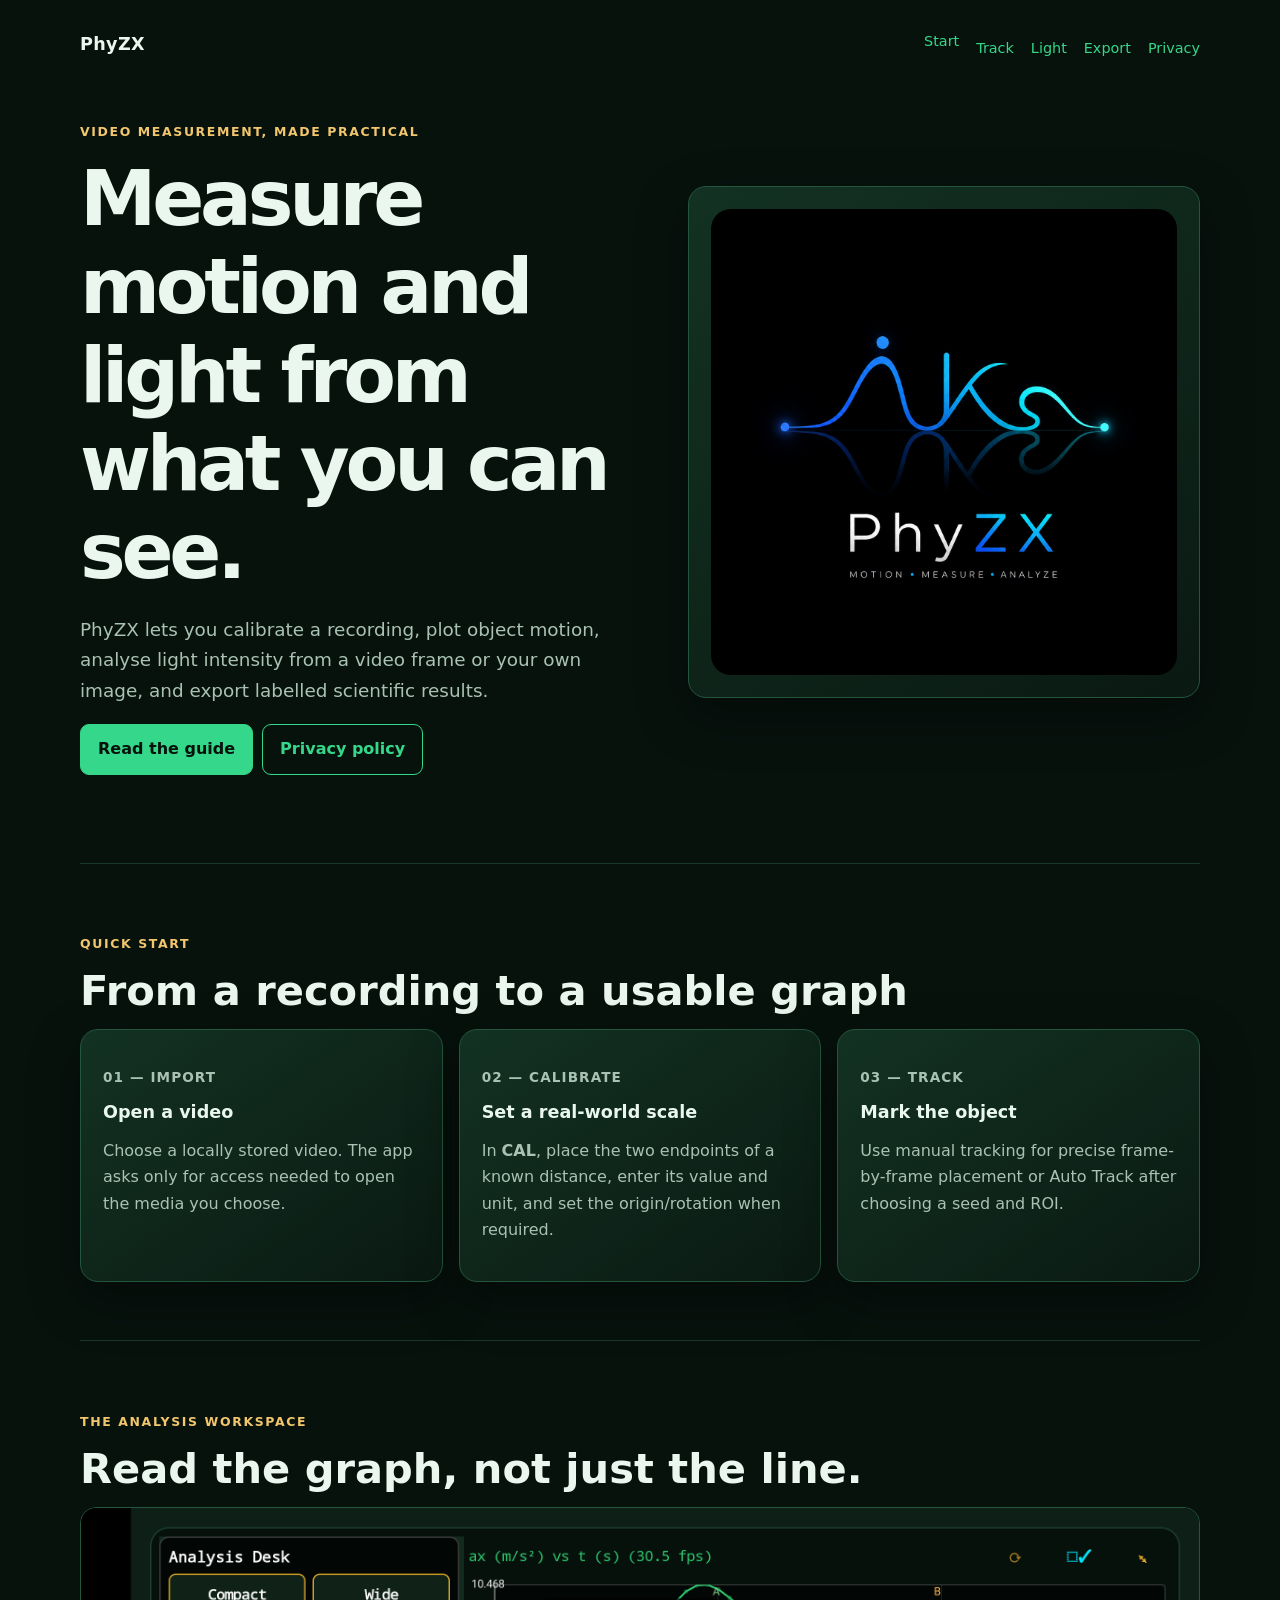
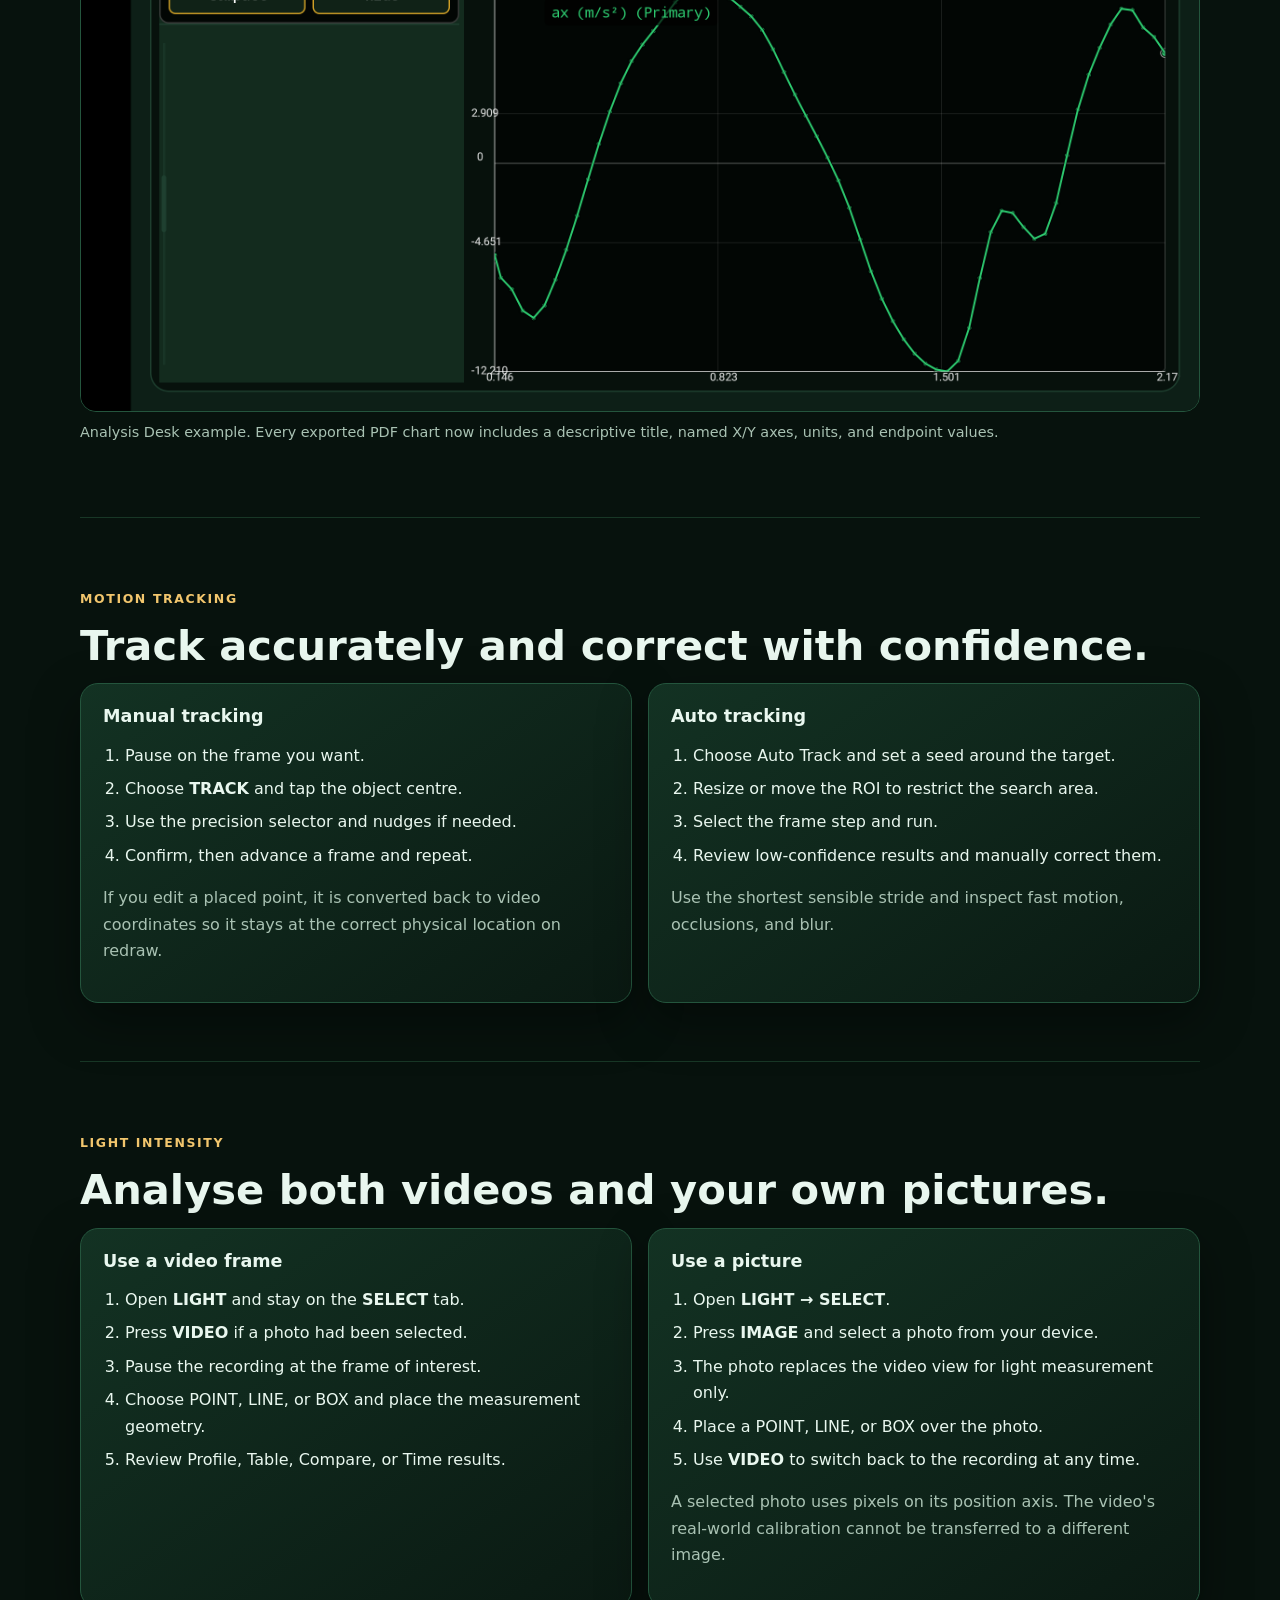
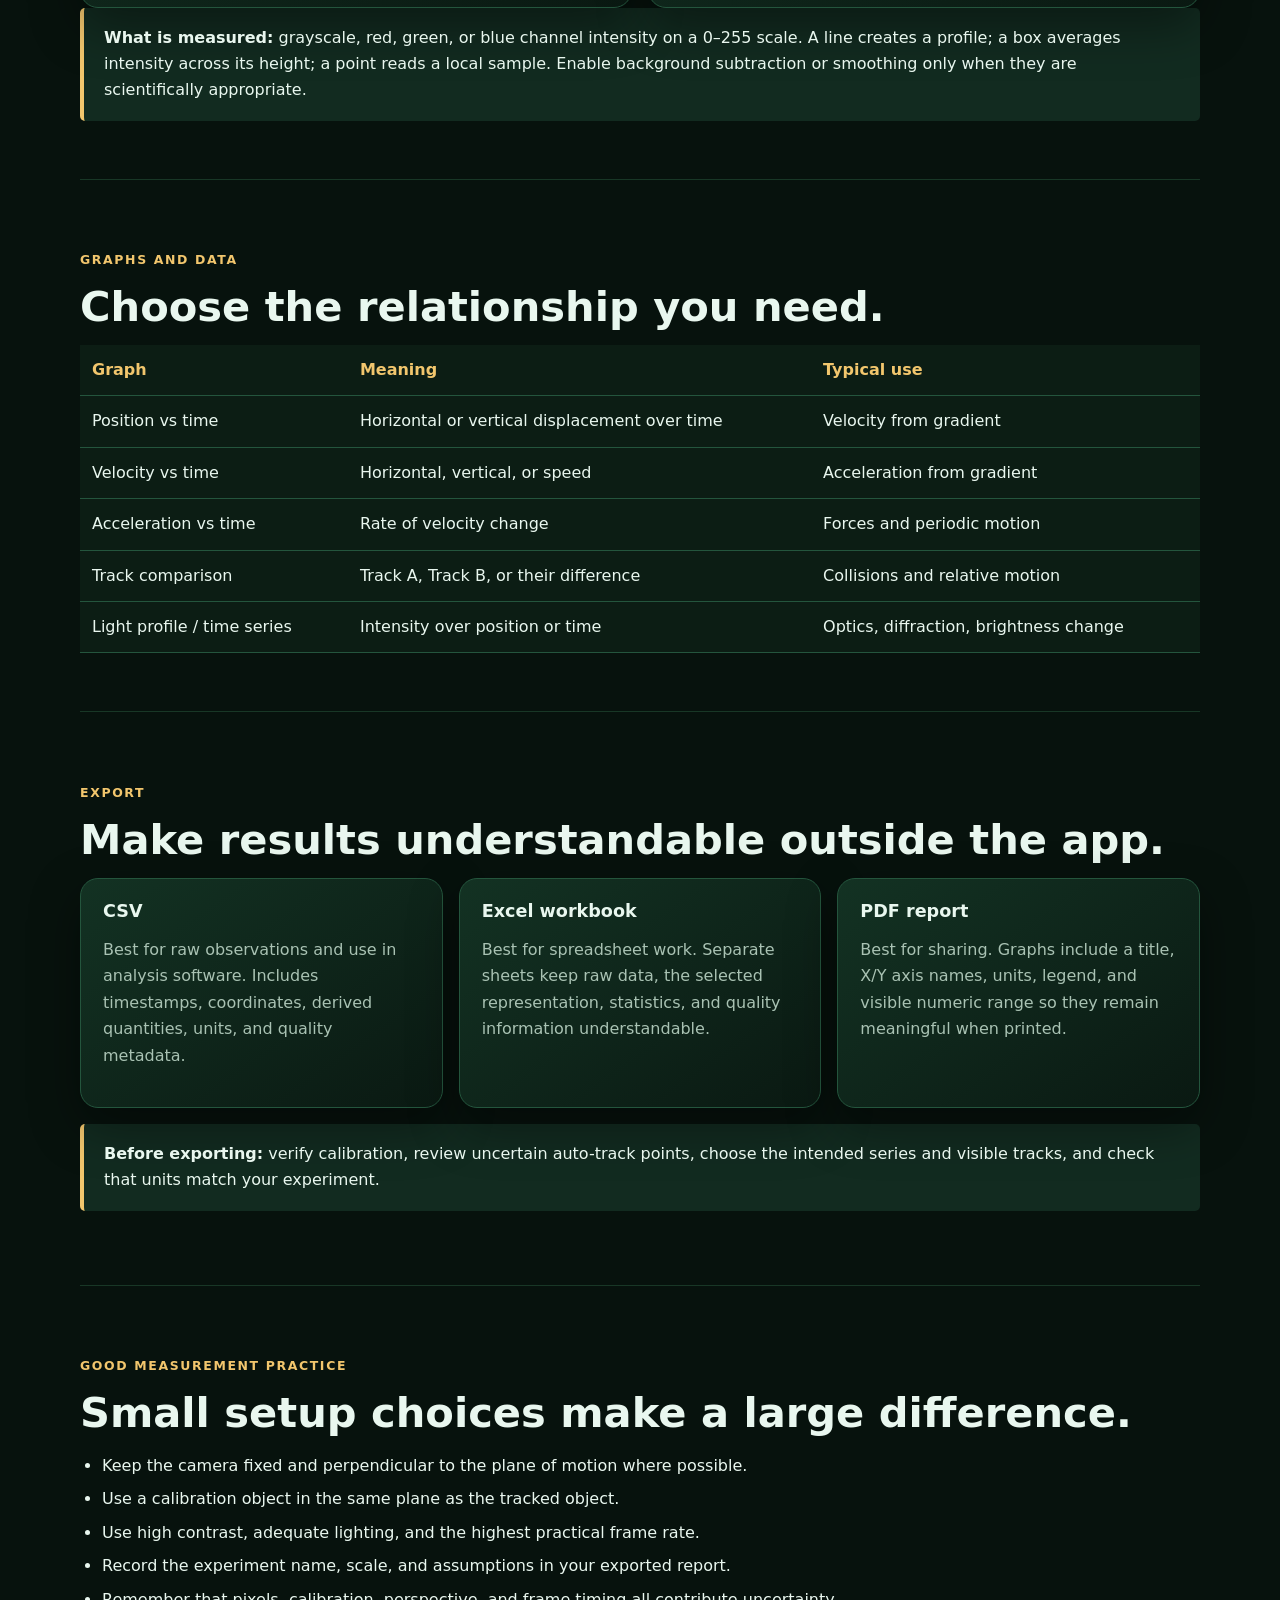
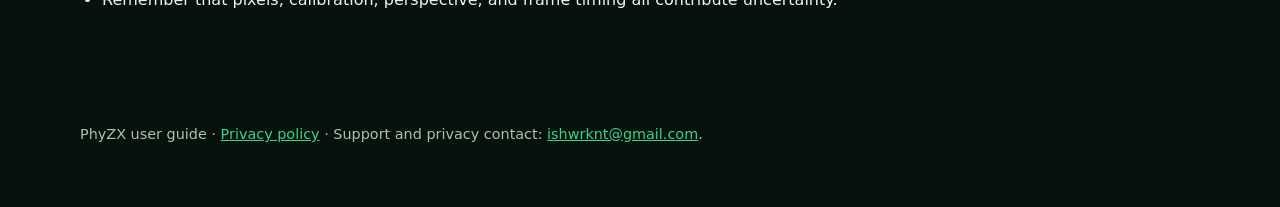
<file: docs/index.html>
<!doctype html>
<html lang="en"><head><meta charset="utf-8"><meta name="viewport" content="width=device-width,initial-scale=1"><meta name="description" content="PhyZX turns video and photos into calibrated motion and light-intensity measurements."><title>PhyZX — User Guide</title><link rel="stylesheet" href="styles.css"></head>
<body><header><nav><a class="brand" href="index.html">PhyZX</a><ul><li><a href="#start">Start</a></li><li><a href="#track">Track</a></li><li><a href="#light">Light</a></li><li><a href="#export">Export</a></li><li><a href="privacy-policy.html">Privacy</a></li></ul></nav>
<div class="hero"><div><p class="eyebrow">Video measurement, made practical</p><h1>Measure motion and light from what you can see.</h1><p class="lede">PhyZX lets you calibrate a recording, plot object motion, analyse light intensity from a video frame or your own image, and export labelled scientific results.</p><a class="button" href="#start">Read the guide</a><a class="button ghost" href="privacy-policy.html">Privacy policy</a></div><div class="hero-visual"><img class="wordmark" src="assets/phyzx-wordmark.png" alt="PhyZX — Motion, Measure, Analyze"></div></div></header>
<main><section id="start"><p class="eyebrow">Quick start</p><h2>From a recording to a usable graph</h2><div class="grid"><article class="card"><p class="number">01 — IMPORT</p><h3>Open a video</h3><p>Choose a locally stored video. The app asks only for access needed to open the media you choose.</p></article><article class="card"><p class="number">02 — CALIBRATE</p><h3>Set a real-world scale</h3><p>In <strong>CAL</strong>, place the two endpoints of a known distance, enter its value and unit, and set the origin/rotation when required.</p></article><article class="card"><p class="number">03 — TRACK</p><h3>Mark the object</h3><p>Use manual tracking for precise frame-by-frame placement or Auto Track after choosing a seed and ROI.</p></article></div></section>
<section><p class="eyebrow">The analysis workspace</p><h2>Read the graph, not just the line.</h2><img class="screenshot" src="assets/analysis-desk.png" alt="PhyZX Analysis Desk showing acceleration against time"><p class="caption">Analysis Desk example. Every exported PDF chart now includes a descriptive title, named X/Y axes, units, and endpoint values.</p></section>
<section id="track"><p class="eyebrow">Motion tracking</p><h2>Track accurately and correct with confidence.</h2><div class="grid two"><article class="card"><h3>Manual tracking</h3><ol><li>Pause on the frame you want.</li><li>Choose <strong>TRACK</strong> and tap the object centre.</li><li>Use the precision selector and nudges if needed.</li><li>Confirm, then advance a frame and repeat.</li></ol><p class="muted">If you edit a placed point, it is converted back to video coordinates so it stays at the correct physical location on redraw.</p></article><article class="card"><h3>Auto tracking</h3><ol><li>Choose Auto Track and set a seed around the target.</li><li>Resize or move the ROI to restrict the search area.</li><li>Select the frame step and run.</li><li>Review low-confidence results and manually correct them.</li></ol><p class="muted">Use the shortest sensible stride and inspect fast motion, occlusions, and blur.</p></article></div></section>
<section id="light"><p class="eyebrow">Light intensity</p><h2>Analyse both videos and your own pictures.</h2><div class="grid two"><article class="card"><h3>Use a video frame</h3><ol><li>Open <strong>LIGHT</strong> and stay on the <strong>SELECT</strong> tab.</li><li>Press <strong>VIDEO</strong> if a photo had been selected.</li><li>Pause the recording at the frame of interest.</li><li>Choose POINT, LINE, or BOX and place the measurement geometry.</li><li>Review Profile, Table, Compare, or Time results.</li></ol></article><article class="card"><h3>Use a picture</h3><ol><li>Open <strong>LIGHT → SELECT</strong>.</li><li>Press <strong>IMAGE</strong> and select a photo from your device.</li><li>The photo replaces the video view for light measurement only.</li><li>Place a POINT, LINE, or BOX over the photo.</li><li>Use <strong>VIDEO</strong> to switch back to the recording at any time.</li></ol><p class="muted">A selected photo uses pixels on its position axis. The video's real-world calibration cannot be transferred to a different image.</p></article></div><div class="note"><strong>What is measured:</strong> grayscale, red, green, or blue channel intensity on a 0–255 scale. A line creates a profile; a box averages intensity across its height; a point reads a local sample. Enable background subtraction or smoothing only when they are scientifically appropriate.</div></section>
<section><p class="eyebrow">Graphs and data</p><h2>Choose the relationship you need.</h2><table><thead><tr><th>Graph</th><th>Meaning</th><th>Typical use</th></tr></thead><tbody><tr><td>Position vs time</td><td>Horizontal or vertical displacement over time</td><td>Velocity from gradient</td></tr><tr><td>Velocity vs time</td><td>Horizontal, vertical, or speed</td><td>Acceleration from gradient</td></tr><tr><td>Acceleration vs time</td><td>Rate of velocity change</td><td>Forces and periodic motion</td></tr><tr><td>Track comparison</td><td>Track A, Track B, or their difference</td><td>Collisions and relative motion</td></tr><tr><td>Light profile / time series</td><td>Intensity over position or time</td><td>Optics, diffraction, brightness change</td></tr></tbody></table></section>
<section id="export"><p class="eyebrow">Export</p><h2>Make results understandable outside the app.</h2><div class="grid"><article class="card"><h3>CSV</h3><p>Best for raw observations and use in analysis software. Includes timestamps, coordinates, derived quantities, units, and quality metadata.</p></article><article class="card"><h3>Excel workbook</h3><p>Best for spreadsheet work. Separate sheets keep raw data, the selected representation, statistics, and quality information understandable.</p></article><article class="card"><h3>PDF report</h3><p>Best for sharing. Graphs include a title, X/Y axis names, units, legend, and visible numeric range so they remain meaningful when printed.</p></article></div><p class="note"><strong>Before exporting:</strong> verify calibration, review uncertain auto-track points, choose the intended series and visible tracks, and check that units match your experiment.</p></section>
<section><p class="eyebrow">Good measurement practice</p><h2>Small setup choices make a large difference.</h2><ul><li>Keep the camera fixed and perpendicular to the plane of motion where possible.</li><li>Use a calibration object in the same plane as the tracked object.</li><li>Use high contrast, adequate lighting, and the highest practical frame rate.</li><li>Record the experiment name, scale, and assumptions in your exported report.</li><li>Remember that pixels, calibration, perspective, and frame timing all contribute uncertainty.</li></ul></section></main>
<footer>PhyZX user guide · <a href="privacy-policy.html">Privacy policy</a> · Support and privacy contact: <a href="mailto:ishwrknt@gmail.com">ishwrknt@gmail.com</a>.</footer></body></html>
</file>
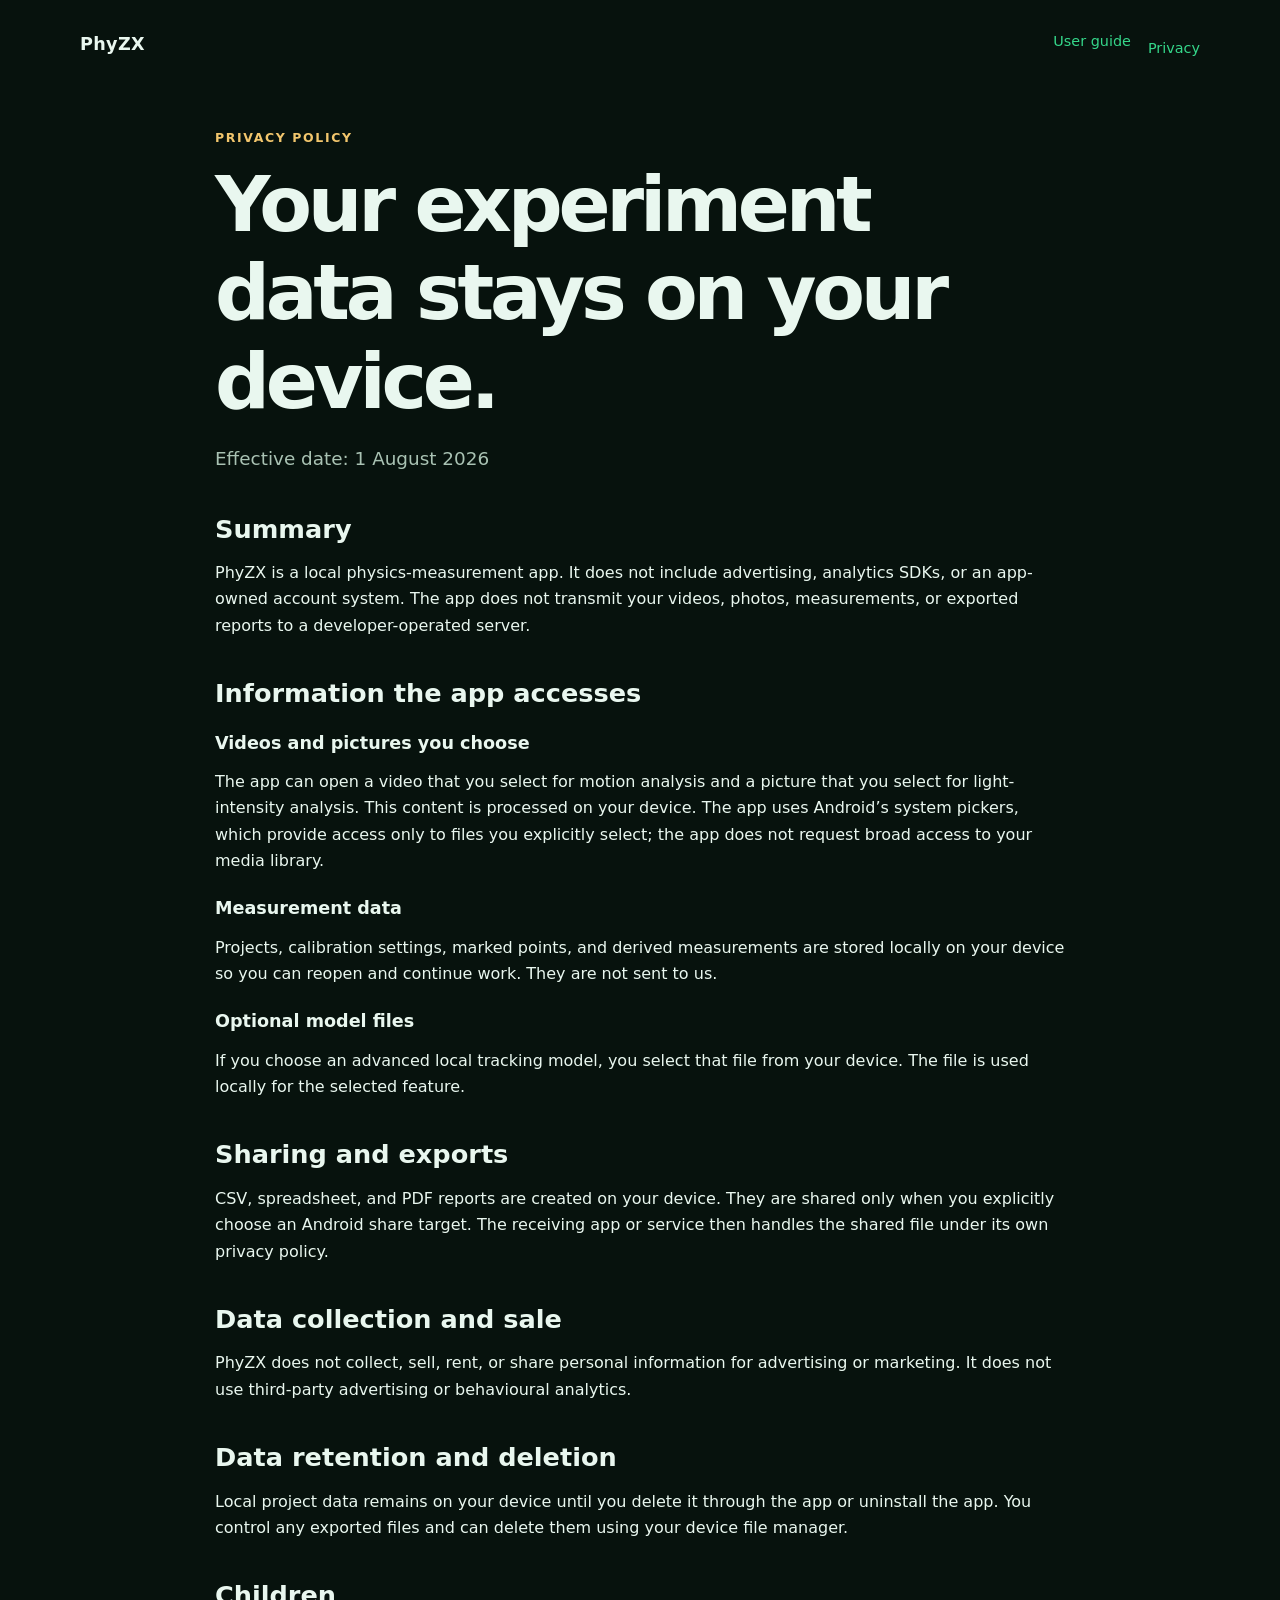
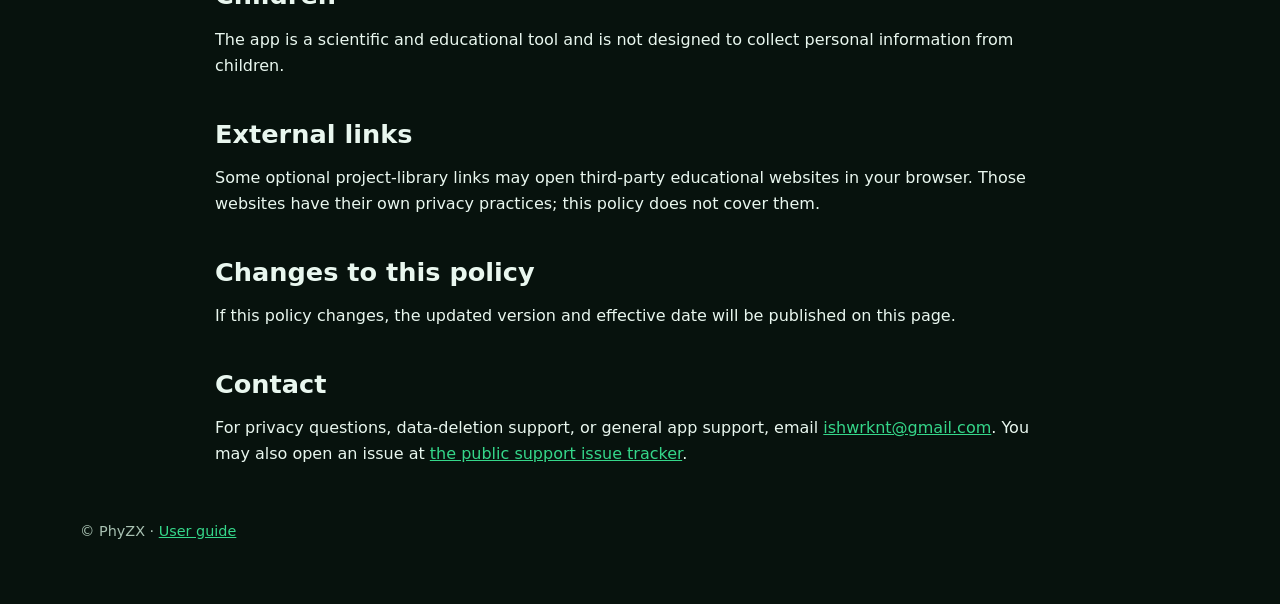
<file: docs/privacy-policy.html>
<!doctype html>
<html lang="en"><head><meta charset="utf-8"><meta name="viewport" content="width=device-width,initial-scale=1"><meta name="description" content="PhyZX privacy policy."><title>PhyZX — Privacy Policy</title><link rel="stylesheet" href="styles.css"></head>
<body><header><nav><a class="brand" href="index.html">PhyZX</a><ul><li><a href="index.html">User guide</a></li><li><a href="privacy-policy.html">Privacy</a></li></ul></nav></header><main class="legal"><p class="eyebrow">Privacy policy</p><h1>Your experiment data stays on your device.</h1><p class="lede">Effective date: 1 August 2026</p>
<h2>Summary</h2><p>PhyZX is a local physics-measurement app. It does not include advertising, analytics SDKs, or an app-owned account system. The app does not transmit your videos, photos, measurements, or exported reports to a developer-operated server.</p>
<h2>Information the app accesses</h2><h3>Videos and pictures you choose</h3><p>The app can open a video that you select for motion analysis and a picture that you select for light-intensity analysis. This content is processed on your device. The app uses Android’s system pickers, which provide access only to files you explicitly select; the app does not request broad access to your media library.</p>
<h3>Measurement data</h3><p>Projects, calibration settings, marked points, and derived measurements are stored locally on your device so you can reopen and continue work. They are not sent to us.</p>
<h3>Optional model files</h3><p>If you choose an advanced local tracking model, you select that file from your device. The file is used locally for the selected feature.</p>
<h2>Sharing and exports</h2><p>CSV, spreadsheet, and PDF reports are created on your device. They are shared only when you explicitly choose an Android share target. The receiving app or service then handles the shared file under its own privacy policy.</p>
<h2>Data collection and sale</h2><p>PhyZX does not collect, sell, rent, or share personal information for advertising or marketing. It does not use third-party advertising or behavioural analytics.</p>
<h2>Data retention and deletion</h2><p>Local project data remains on your device until you delete it through the app or uninstall the app. You control any exported files and can delete them using your device file manager.</p>
<h2>Children</h2><p>The app is a scientific and educational tool and is not designed to collect personal information from children.</p>
<h2>External links</h2><p>Some optional project-library links may open third-party educational websites in your browser. Those websites have their own privacy practices; this policy does not cover them.</p>
<h2>Changes to this policy</h2><p>If this policy changes, the updated version and effective date will be published on this page.</p>
<h2>Contact</h2><p>For privacy questions, data-deletion support, or general app support, email <a href="mailto:ishwrknt@gmail.com">ishwrknt@gmail.com</a>. You may also open an issue at <a href="https://github.com/ishwrknt/physics-tracker-site/issues">the public support issue tracker</a>.</p>
</main><footer>© PhyZX · <a href="index.html">User guide</a></footer></body></html>
</file>
<file: docs/styles.css>
:root { --ink:#e9f7ef; --muted:#a9c2b3; --bg:#07120d; --surface:#10231a; --line:#24553d; --teal:#35d78a; --gold:#f2c66d; --cyan:#58d5f7; }
* { box-sizing:border-box; }
html { scroll-behavior:smooth; }
body { margin:0; color:var(--ink); background:var(--bg); font:16px/1.65 Inter, ui-sans-serif, system-ui, sans-serif; }
a { color:var(--teal); } a:hover { color:#8ef0bb; }
header, main, footer { width:min(1120px, calc(100% - 40px)); margin:auto; }
header { padding:28px 0 54px; }
nav { display:flex; justify-content:space-between; gap:18px; align-items:center; flex-wrap:wrap; }
.brand { color:var(--ink); font-size:1.1rem; font-weight:800; text-decoration:none; letter-spacing:.02em; }
.wordmark { display:block; width:100%; max-width:520px; margin:auto; border-radius:20px; }
nav ul { margin:0; padding:0; display:flex; gap:17px; list-style:none; }
nav a { text-decoration:none; font-size:.9rem; }
.hero { display:grid; grid-template-columns:1.05fr .95fr; gap:42px; align-items:center; padding:48px 0 34px; }
.eyebrow { color:var(--gold); text-transform:uppercase; font-size:.78rem; font-weight:800; letter-spacing:.13em; }
h1,h2,h3 { line-height:1.15; margin:0 0 14px; } h1 { font-size:clamp(2.5rem,6vw,5rem); letter-spacing:-.055em; } h2 { font-size:clamp(1.65rem,3.3vw,2.6rem); } h3 { font-size:1.1rem; }
.lede { color:var(--muted); font-size:1.15rem; max-width:61ch; }
.button { display:inline-block; padding:11px 17px; border:1px solid var(--teal); border-radius:9px; color:#07120d; background:var(--teal); font-weight:800; text-decoration:none; }
.button.ghost { color:var(--teal); background:transparent; margin-left:9px; }
.hero-visual,.card { background:linear-gradient(145deg,#133223,#0a1912); border:1px solid var(--line); border-radius:18px; box-shadow:0 18px 50px #0006; }
.hero-visual { padding:22px; min-height:310px; display:grid; place-items:center; }
.workflow { width:100%; display:flex; align-items:center; justify-content:center; gap:9px; color:var(--gold); }
.step-icon { width:24%; min-width:62px; aspect-ratio:1; padding:10px; display:grid; place-items:center; text-align:center; color:var(--ink); background:#08130e; border:1px solid #2a7150; border-radius:14px; font-size:.72rem; font-weight:700; }
.arrow { color:var(--teal); font-size:1.5rem; }
section { padding:58px 0; border-top:1px solid #183726; }
.grid { display:grid; grid-template-columns:repeat(3,1fr); gap:16px; } .two { grid-template-columns:repeat(2,1fr); }
.card { padding:22px; } .card p,.muted { color:var(--muted); }
.number { color:var(--gold); font-weight:800; font-size:.85rem; letter-spacing:.08em; }
.screenshot { width:100%; border:1px solid var(--line); border-radius:16px; background:#021009; display:block; }
.caption { color:var(--muted); font-size:.9rem; margin-top:9px; }
.note { padding:17px 20px; background:#122b20; border-left:4px solid var(--gold); border-radius:5px; }
ol,ul { padding-left:22px; } li+li { margin-top:7px; }
table { width:100%; border-collapse:collapse; background:#0c1d14; } th,td { padding:12px; text-align:left; border-bottom:1px solid var(--line); vertical-align:top; } th { color:var(--gold); }
footer { color:var(--muted); padding:36px 0 60px; font-size:.9rem; }
.legal { max-width:850px; } .legal h2 { margin-top:40px; font-size:1.6rem; } .legal h3 { margin-top:24px; }
@media (max-width:760px) { .hero,.grid,.two { grid-template-columns:1fr; } header,main,footer { width:min(100% - 28px,1120px); } .hero { padding-top:24px; } nav ul { gap:10px; } .hero-visual { min-height:220px; } }
</file>
